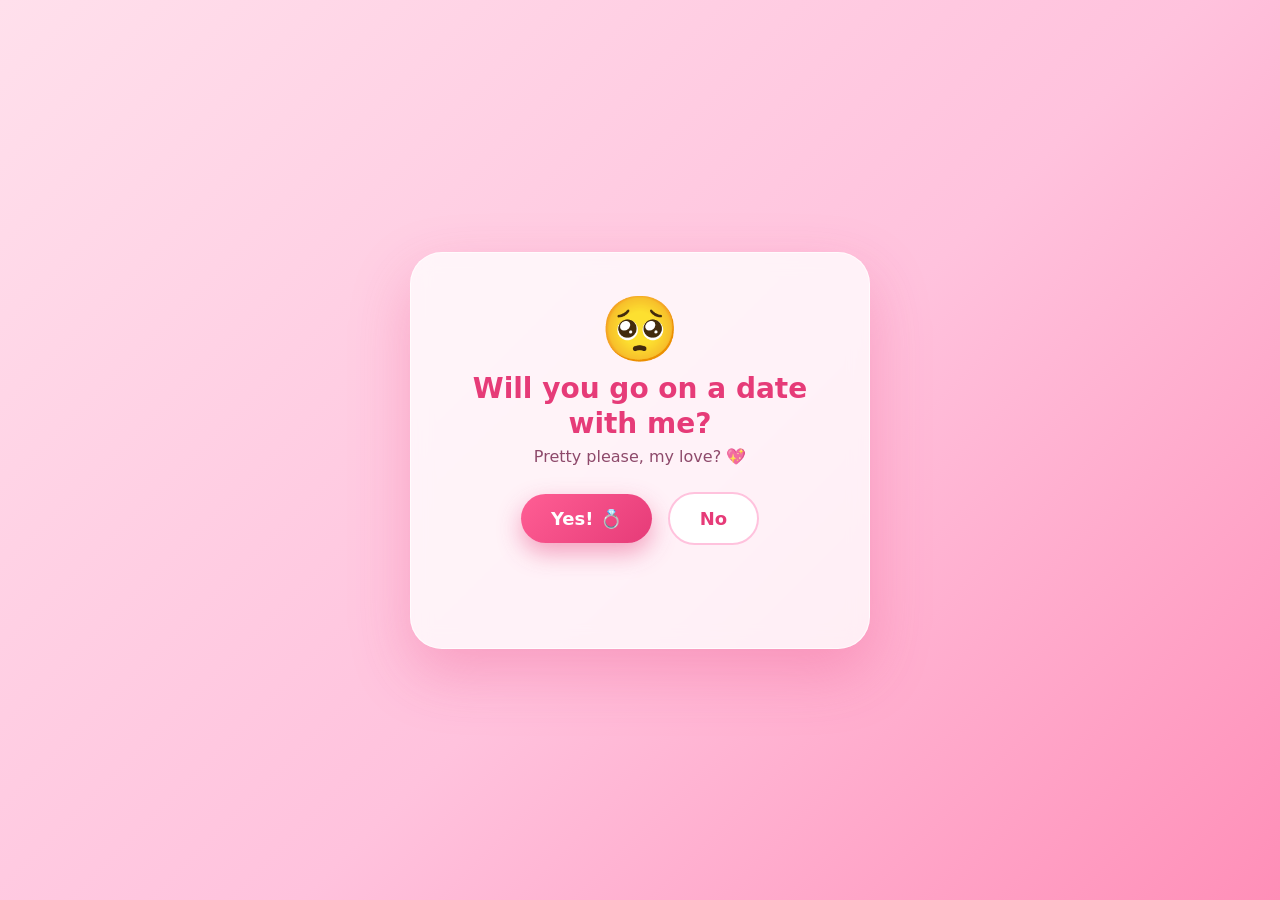
<file: index.html>
<!DOCTYPE html>
<html lang="en">
<head>
<meta charset="UTF-8" />
<meta name="viewport" content="width=device-width, initial-scale=1.0" />
<title>A little question for you 💕</title>
<link rel="stylesheet" href="style.css" />
</head>
<body class="page page-ask">
  <div class="floating-hearts" aria-hidden="true"></div>

  <main class="card">
    <div class="emoji-big">🥺</div>
    <h1>Will you go on a date with me?</h1>
    <p class="subtitle">Pretty please, my love? 💖</p>

    <div class="btn-row">
      <a href="pick-date.html" class="btn btn-yes" id="yesBtn">Yes! 💍</a>
      <button class="btn btn-no" id="noBtn" type="button">No</button>
    </div>

    <p class="hint" id="hint"></p>
  </main>

  <script src="script.js"></script>
  <script>
    // The "No" button playfully runs away and shrinks the more you chase it.
    const noBtn = document.getElementById('noBtn');
    const yesBtn = document.getElementById('yesBtn');
    const hint = document.getElementById('hint');

    const teases = [
      "Are you sure? 🙈",
      "Really sure? 😢",
      "Think again... 💔",
      "You're breaking my heart!",
      "Last chance to say yes 🥹",
      "The button is shy now!",
      "Catch me if you can 🏃‍♀️",
      "Just say yes already 😘",
    ];
    // === No-button: dodges ONLY inside the card, so it can never vanish (v4) ===
    const card = document.querySelector('.card');
    let tries = 0;
    let detached = false;

    // Pop the button out of normal flow and position it ABSOLUTELY inside the
    // card. Because it lives inside the card, it can never leave the visible
    // box — it always stays right here next to Yes.
    function detach() {
      if (detached) return;
      const cardRect = card.getBoundingClientRect();
      const r = noBtn.getBoundingClientRect();
      noBtn.style.position = 'absolute';
      noBtn.style.margin = '0';
      noBtn.style.zIndex = '5';
      noBtn.style.left = (r.left - cardRect.left) + 'px';
      noBtn.style.top = (r.top - cardRect.top) + 'px';
      detached = true;
    }

    // Jump the No button to the corner of the card furthest from the cursor.
    // Stays fully inside the card at all times — same size, always visible.
    function flee(fromX, fromY) {
      detach();

      tries++;
      hint.textContent = teases[Math.min(tries - 1, teases.length - 1)];

      const cardRect = card.getBoundingClientRect();
      const w = noBtn.offsetWidth;
      const h = noBtn.offsetHeight;
      const maxX = Math.max(cardRect.width - w, 0);
      const maxY = Math.max(cardRect.height - h, 0);

      // Cursor position relative to the card.
      const curX = fromX - cardRect.left;
      const curY = fromY - cardRect.top;

      // Go to the opposite side of the card from the cursor...
      let x = curX < cardRect.width / 2 ? maxX : 0;
      let y = curY < cardRect.height / 2 ? maxY : 0;

      // ...with a little randomness, but always clamped inside the card.
      x += (Math.random() - 0.5) * maxX * 0.5;
      y += (Math.random() - 0.5) * maxY * 0.5;
      x = Math.min(Math.max(x, 0), maxX);
      y = Math.min(Math.max(y, 0), maxY);

      noBtn.style.left = x + 'px';
      noBtn.style.top = y + 'px';
    }

    // Proximity guard: the instant the cursor gets near, it jumps away —
    // so it can never be hovered or clicked. Runs every time, forever.
    document.addEventListener('mousemove', function (e) {
      const r = noBtn.getBoundingClientRect();
      const cx = r.left + r.width / 2;
      const cy = r.top + r.height / 2;
      const dist = Math.hypot(e.clientX - cx, e.clientY - cy);
      if (dist < 100) flee(e.clientX, e.clientY);
    });

    // Hard fallbacks for touch screens / any stray click — clicking No can
    // NEVER navigate anywhere; it just dodges and teases.
    noBtn.addEventListener('mouseover', function (e) { flee(e.clientX, e.clientY); });
    noBtn.addEventListener('click', function (e) {
      e.preventDefault();
      flee(e.clientX, e.clientY);
    });
    noBtn.addEventListener('touchstart', function (e) {
      e.preventDefault();
      const t = e.touches[0] || {};
      const cardRect = card.getBoundingClientRect();
      flee(t.clientX || cardRect.left + cardRect.width / 2,
           t.clientY || cardRect.top + cardRect.height / 2);
    }, { passive: false });

    // Keep the button inside the card if the window is resized.
    window.addEventListener('resize', function () {
      if (detached) flee(-9999, -9999);
    });
  </script>
</body>
</html>
</file>
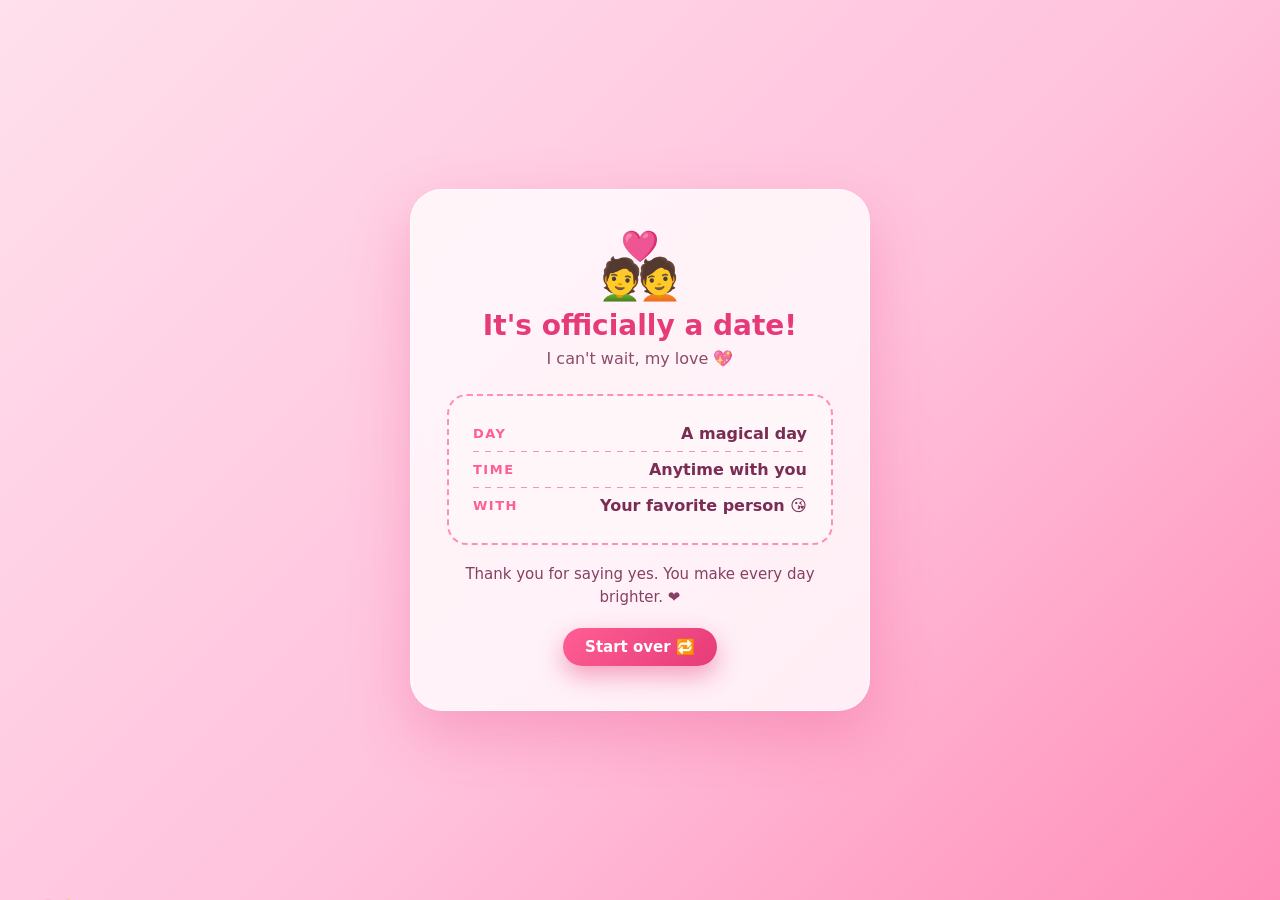
<file: booked.html>
<!DOCTYPE html>
<html lang="en">
<head>
<meta charset="UTF-8" />
<meta name="viewport" content="width=device-width, initial-scale=1.0" />
<title>It's a date! 💕</title>
<link rel="stylesheet" href="style.css" />
</head>
<body class="page page-booked">
  <div class="floating-hearts" aria-hidden="true"></div>
  <div class="confetti" id="confetti" aria-hidden="true"></div>

  <main class="card">
    <div class="emoji-big">💑</div>
    <h1>It's officially a date!</h1>
    <p class="subtitle">I can't wait, my love 💖</p>

    <div class="ticket">
      <div class="ticket-row">
        <span class="ticket-label">Day</span>
        <span class="ticket-value" id="ticketDate">—</span>
      </div>
      <div class="ticket-divider"></div>
      <div class="ticket-row">
        <span class="ticket-label">Time</span>
        <span class="ticket-value" id="ticketTime">—</span>
      </div>
      <div class="ticket-divider"></div>
      <div class="ticket-row">
        <span class="ticket-label">With</span>
        <span class="ticket-value">Your favorite person 😘</span>
      </div>
    </div>

    <p class="love-note">Thank you for saying yes. You make every day brighter. ❤️</p>

    <a href="index.html" class="btn btn-yes btn-small">Start over 🔁</a>
  </main>

  <script src="script.js"></script>
  <script>
    document.getElementById('ticketDate').textContent =
      localStorage.getItem('chosenDate') || 'A magical day';
    document.getElementById('ticketTime').textContent =
      localStorage.getItem('chosenTime') || 'Anytime with you';
    launchConfetti();
  </script>
</body>
</html>
</file>
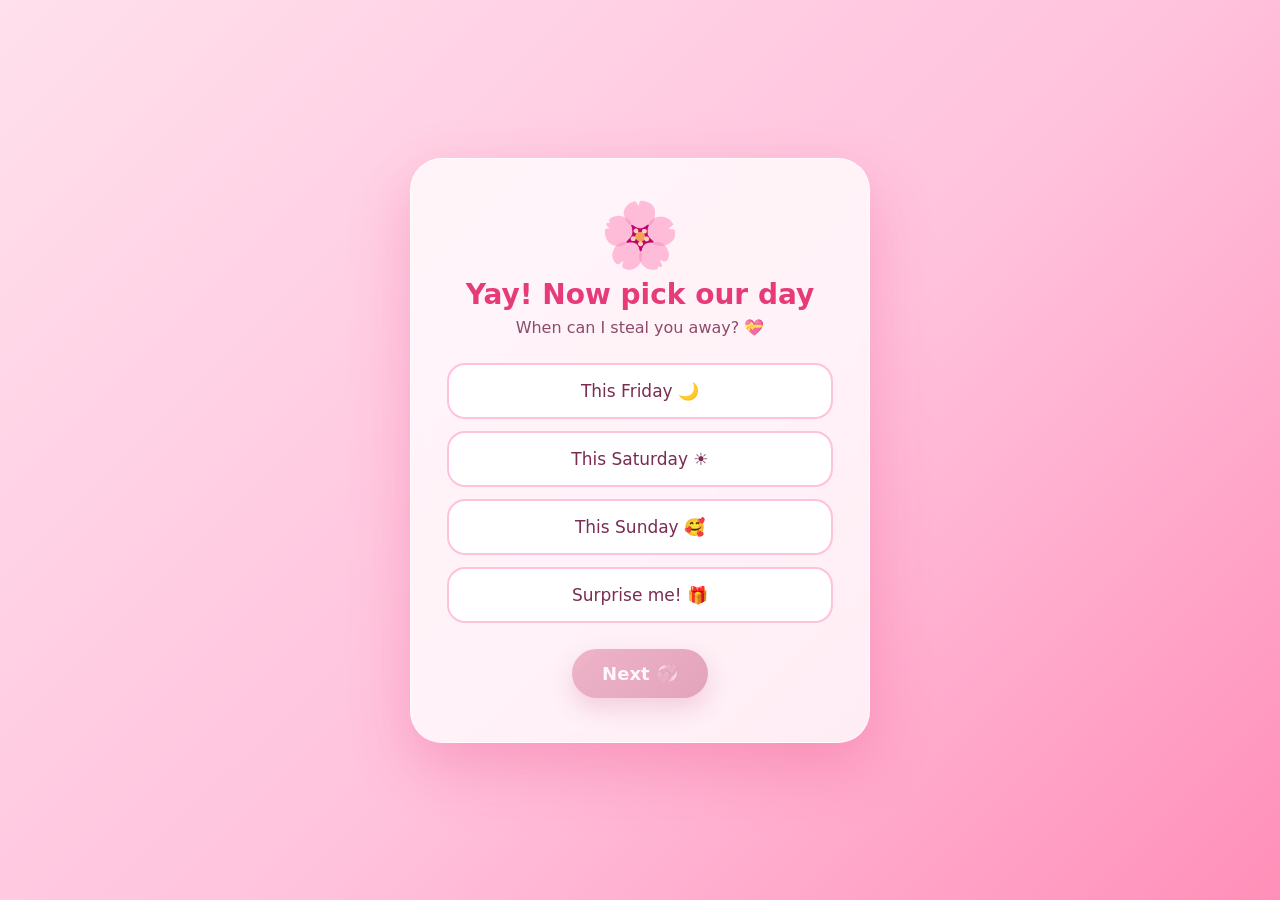
<file: pick-date.html>
<!DOCTYPE html>
<html lang="en">
<head>
<meta charset="UTF-8" />
<meta name="viewport" content="width=device-width, initial-scale=1.0" />
<title>Pick our day 💕</title>
<link rel="stylesheet" href="style.css" />
</head>
<body class="page page-pick">
  <div class="floating-hearts" aria-hidden="true"></div>

  <main class="card">
    <div class="emoji-big">🌸</div>
    <h1>Yay! Now pick our day</h1>
    <p class="subtitle">When can I steal you away? 💝</p>

    <div class="options" id="dateOptions">
      <button class="option" data-value="This Friday">This Friday 🌙</button>
      <button class="option" data-value="This Saturday">This Saturday ☀️</button>
      <button class="option" data-value="This Sunday">This Sunday 🥰</button>
      <button class="option" data-value="Surprise me!">Surprise me! 🎁</button>
    </div>

    <a href="pick-time.html" class="btn btn-yes btn-next disabled" id="nextBtn">Next 💞</a>
  </main>

  <script src="script.js"></script>
  <script>
    setupOptions('dateOptions', 'chosenDate', 'nextBtn');
  </script>
</body>
</html>
</file>
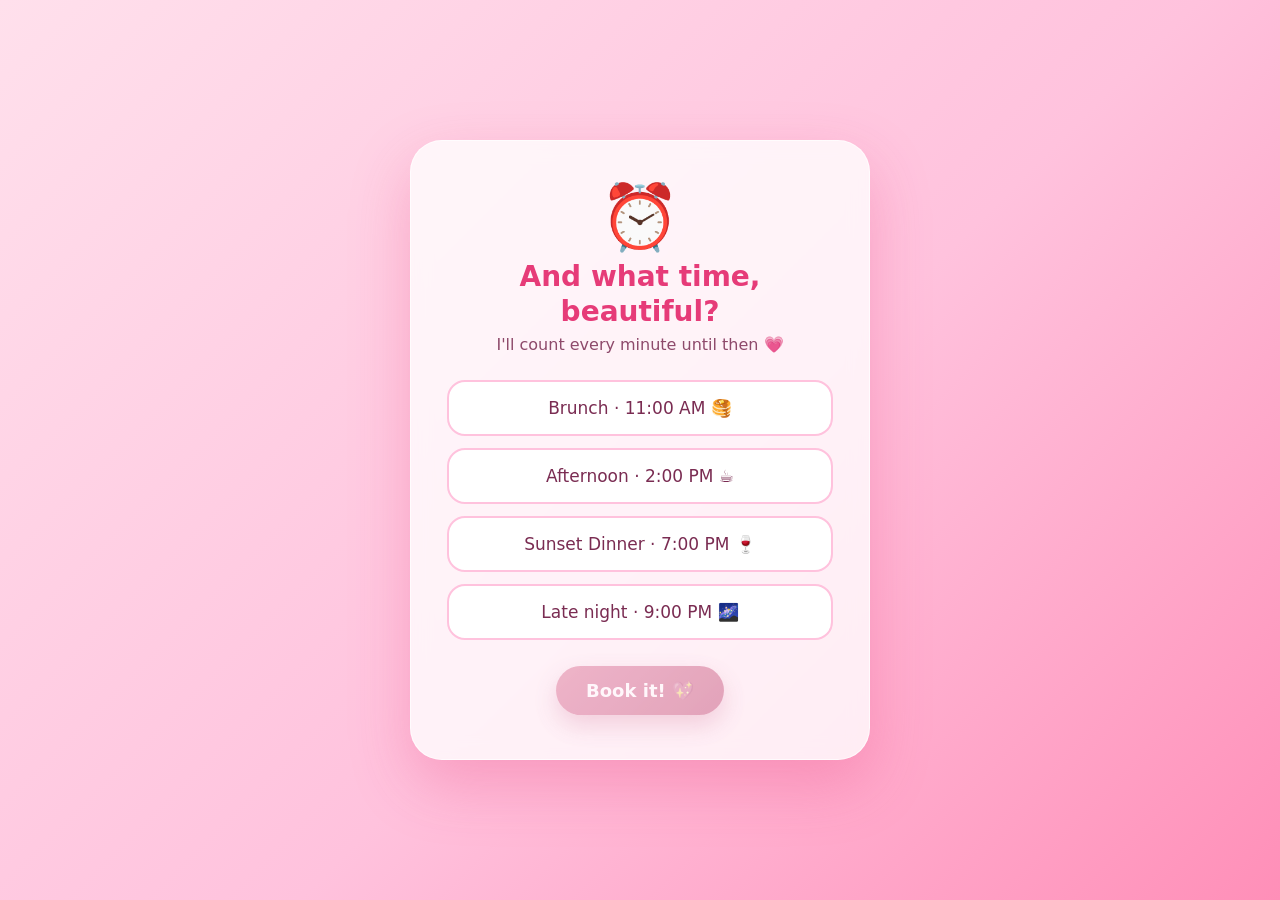
<file: pick-time.html>
<!DOCTYPE html>
<html lang="en">
<head>
<meta charset="UTF-8" />
<meta name="viewport" content="width=device-width, initial-scale=1.0" />
<title>Pick our time 💕</title>
<link rel="stylesheet" href="style.css" />
</head>
<body class="page page-pick">
  <div class="floating-hearts" aria-hidden="true"></div>

  <main class="card">
    <div class="emoji-big">⏰</div>
    <h1>And what time, beautiful?</h1>
    <p class="subtitle">I'll count every minute until then 💗</p>

    <div class="options" id="timeOptions">
      <button class="option" data-value="Brunch · 11:00 AM">Brunch · 11:00 AM 🥞</button>
      <button class="option" data-value="Afternoon · 2:00 PM">Afternoon · 2:00 PM ☕</button>
      <button class="option" data-value="Sunset Dinner · 7:00 PM">Sunset Dinner · 7:00 PM 🍷</button>
      <button class="option" data-value="Late night · 9:00 PM">Late night · 9:00 PM 🌌</button>
    </div>

    <a href="booked.html" class="btn btn-yes btn-next disabled" id="nextBtn">Book it! 💖</a>
  </main>

  <script src="script.js"></script>
  <script>
    setupOptions('timeOptions', 'chosenTime', 'nextBtn');
  </script>
</body>
</html>
</file>
<file: style.css>
:root {
  --pink-1: #ffe0ec;
  --pink-2: #ffc2dd;
  --pink-3: #ff8fb8;
  --rose: #ff5e94;
  --rose-deep: #e63b78;
  --plum: #7a2c52;
  --cream: #fff6fa;
}

* {
  box-sizing: border-box;
}

html, body {
  margin: 0;
  padding: 0;
  min-height: 100%;
}

body.page {
  font-family: "Segoe UI", "Poppins", system-ui, sans-serif;
  display: flex;
  align-items: center;
  justify-content: center;
  min-height: 100vh;
  padding: 24px;
  color: var(--plum);
  background: linear-gradient(135deg, var(--pink-1), var(--pink-2) 55%, var(--pink-3));
  overflow-x: hidden;
  position: relative;
}

/* ---------- Card ---------- */
.card {
  position: relative;
  z-index: 2;
  background: rgba(255, 255, 255, 0.78);
  backdrop-filter: blur(10px);
  border: 1px solid rgba(255, 255, 255, 0.7);
  border-radius: 32px;
  padding: 44px 36px;
  max-width: 460px;
  width: 100%;
  text-align: center;
  box-shadow: 0 24px 60px rgba(230, 59, 120, 0.28);
  animation: pop 0.6s cubic-bezier(0.22, 1, 0.36, 1);
}

@keyframes pop {
  from { opacity: 0; transform: translateY(24px) scale(0.96); }
  to   { opacity: 1; transform: translateY(0) scale(1); }
}

.emoji-big {
  font-size: 64px;
  line-height: 1;
  margin-bottom: 10px;
  animation: bob 2.6s ease-in-out infinite;
}

@keyframes bob {
  0%, 100% { transform: translateY(0); }
  50%      { transform: translateY(-10px); }
}

h1 {
  font-size: 28px;
  margin: 8px 0 6px;
  color: var(--rose-deep);
  line-height: 1.25;
}

.subtitle {
  font-size: 16px;
  margin: 0 0 26px;
  color: var(--plum);
  opacity: 0.85;
}

/* ---------- Buttons ---------- */
.btn-row {
  display: flex;
  gap: 16px;
  justify-content: center;
  align-items: center;
  flex-wrap: wrap;
}

.btn {
  display: inline-block;
  border: none;
  cursor: pointer;
  font-size: 18px;
  font-weight: 600;
  padding: 14px 30px;
  border-radius: 999px;
  text-decoration: none;
  transition: transform 0.18s ease, box-shadow 0.18s ease, background 0.2s ease;
  font-family: inherit;
}

.btn-yes {
  background: linear-gradient(135deg, var(--rose), var(--rose-deep));
  color: #fff;
  box-shadow: 0 10px 24px rgba(230, 59, 120, 0.45);
}

.btn-yes:hover {
  box-shadow: 0 14px 30px rgba(230, 59, 120, 0.6);
}

.btn-no {
  background: #fff;
  color: var(--rose-deep);
  border: 2px solid var(--pink-2);
}

.btn-small {
  font-size: 15px;
  padding: 10px 22px;
  margin-top: 20px;
}

.hint {
  margin-top: 22px;
  min-height: 22px;
  font-size: 15px;
  font-style: italic;
  color: var(--rose-deep);
}

/* ---------- Options ---------- */
.options {
  display: grid;
  gap: 12px;
  margin-bottom: 26px;
}

.option {
  font-family: inherit;
  font-size: 17px;
  font-weight: 500;
  padding: 16px 18px;
  border-radius: 18px;
  border: 2px solid var(--pink-2);
  background: #fff;
  color: var(--plum);
  cursor: pointer;
  transition: transform 0.15s ease, border-color 0.2s ease, background 0.2s ease;
}

.option:hover {
  transform: translateY(-2px);
  border-color: var(--rose);
}

.option.selected {
  background: linear-gradient(135deg, var(--rose), var(--rose-deep));
  border-color: var(--rose-deep);
  color: #fff;
  box-shadow: 0 10px 22px rgba(230, 59, 120, 0.4);
}

.btn-next.disabled {
  opacity: 0.45;
  pointer-events: none;
  filter: grayscale(0.3);
}

/* ---------- Ticket ---------- */
.ticket {
  background: var(--cream);
  border: 2px dashed var(--pink-3);
  border-radius: 20px;
  padding: 20px 24px;
  margin: 8px 0 18px;
  text-align: left;
}

.ticket-row {
  display: flex;
  justify-content: space-between;
  align-items: center;
  padding: 8px 0;
  gap: 14px;
}

.ticket-label {
  font-size: 13px;
  text-transform: uppercase;
  letter-spacing: 1.5px;
  color: var(--rose);
  font-weight: 700;
}

.ticket-value {
  font-size: 16px;
  font-weight: 600;
  color: var(--plum);
  text-align: right;
}

.ticket-divider {
  height: 1px;
  background: repeating-linear-gradient(90deg, var(--pink-3), var(--pink-3) 6px, transparent 6px, transparent 12px);
}

.love-note {
  font-size: 15px;
  line-height: 1.5;
  color: var(--plum);
  opacity: 0.9;
  margin: 6px 0 0;
}

/* ---------- Floating hearts ---------- */
.floating-hearts {
  position: fixed;
  inset: 0;
  pointer-events: none;
  z-index: 1;
  overflow: hidden;
}

.floating-hearts span {
  position: absolute;
  bottom: -40px;
  font-size: 22px;
  opacity: 0.8;
  animation: rise linear infinite;
}

@keyframes rise {
  0%   { transform: translateY(0) rotate(0deg); opacity: 0; }
  10%  { opacity: 0.85; }
  100% { transform: translateY(-110vh) rotate(360deg); opacity: 0; }
}

/* ---------- Confetti ---------- */
.confetti {
  position: fixed;
  inset: 0;
  pointer-events: none;
  z-index: 3;
  overflow: hidden;
}

.confetti span {
  position: absolute;
  top: -20px;
  font-size: 18px;
  animation: fall linear forwards;
}

@keyframes fall {
  0%   { transform: translateY(0) rotate(0deg); opacity: 1; }
  100% { transform: translateY(110vh) rotate(540deg); opacity: 0; }
}

@media (max-width: 480px) {
  .card { padding: 36px 24px; }
  h1 { font-size: 24px; }
  .emoji-big { font-size: 54px; }
}
</file>
